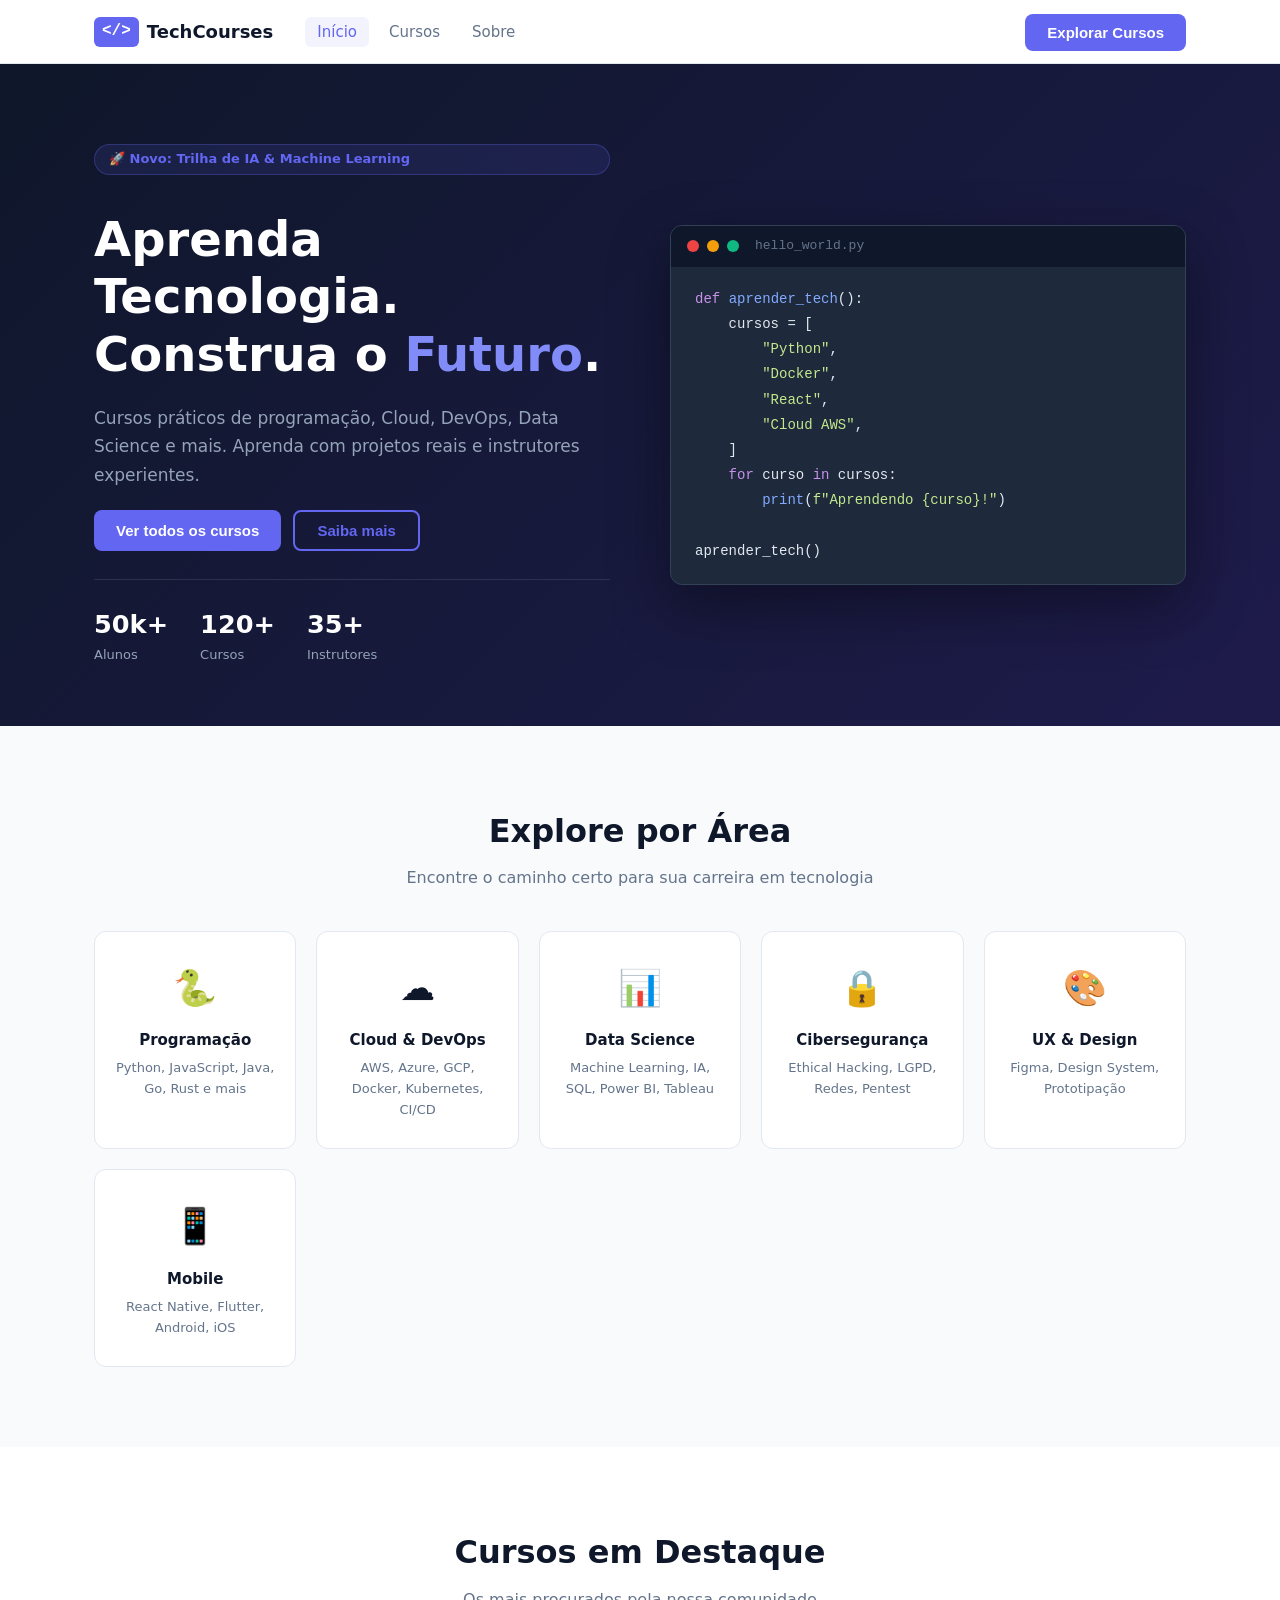
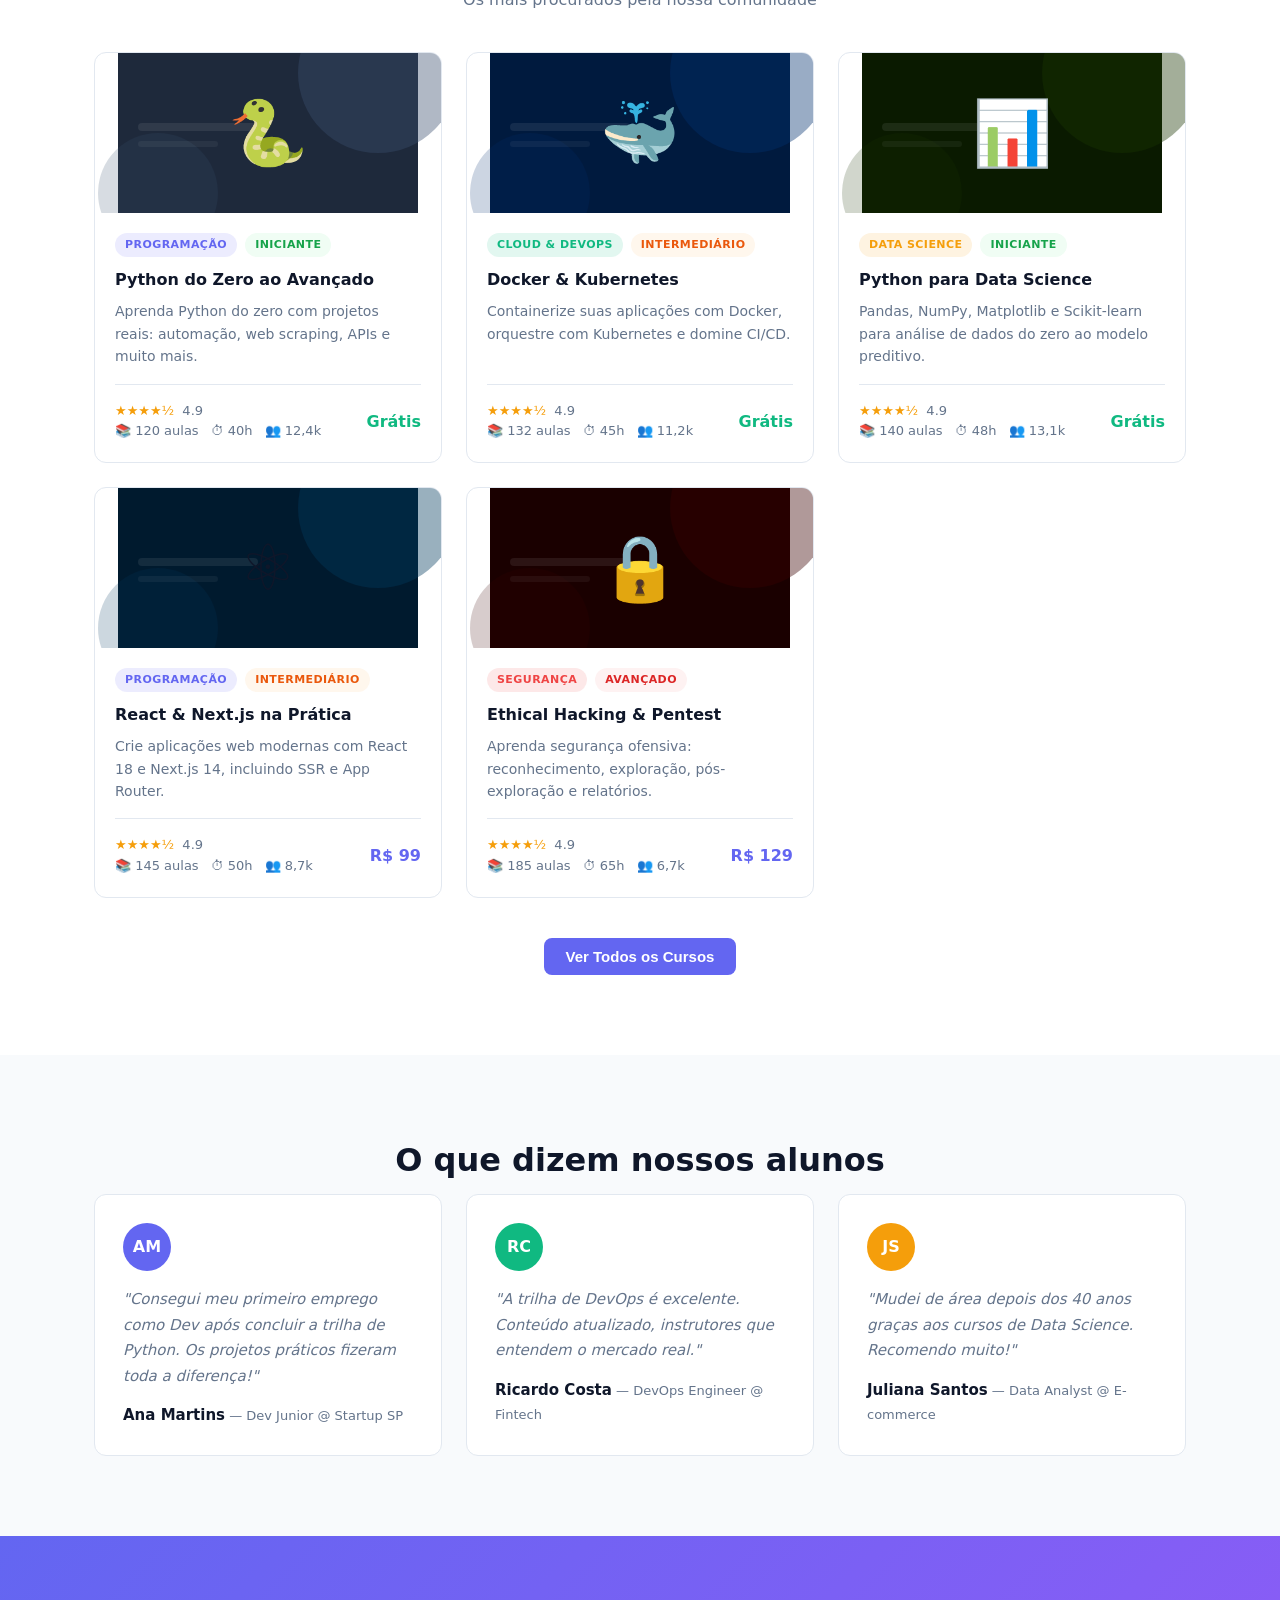
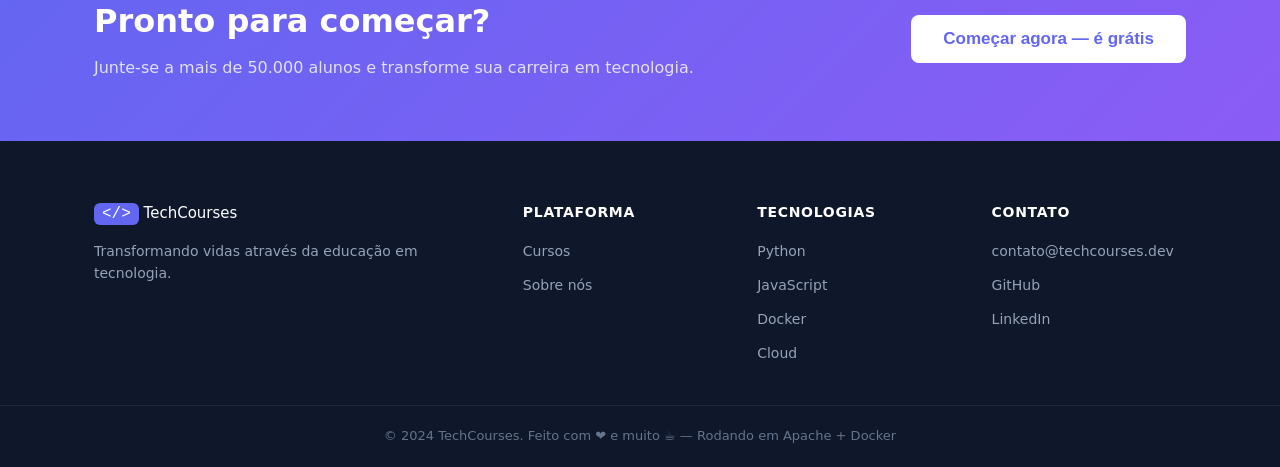
<file: html/index.html>
<!DOCTYPE html>
<html lang="pt-BR">
<head>
  <meta charset="UTF-8" />
  <meta name="viewport" content="width=device-width, initial-scale=1.0" />
  <title>TechCourses — Cursos de Tecnologia</title>
  <link rel="stylesheet" href="css/style.css" />
  <link rel="icon" href="data:image/svg+xml,<svg xmlns='http://www.w3.org/2000/svg' viewBox='0 0 100 100'><text y='.9em' font-size='90'>💻</text></svg>" />
</head>
<body>

  <!-- NAVBAR -->
  <header class="navbar">
    <div class="container nav-inner">
      <a href="index.html" class="logo">
        <span class="logo-icon">&#60;/&#62;</span>
        <span class="logo-text">TechCourses</span>
      </a>
      <nav>
        <ul class="nav-links">
          <li><a href="index.html" class="active">Início</a></li>
          <li><a href="cursos.html">Cursos</a></li>
          <li><a href="sobre.html">Sobre</a></li>
        </ul>
      </nav>
      <button class="btn-primary nav-cta" onclick="window.location='cursos.html'">Explorar Cursos</button>
      <button class="menu-toggle" id="menuToggle" aria-label="Abrir menu">&#9776;</button>
    </div>
  </header>

  <!-- HERO -->
  <section class="hero">
    <div class="container hero-content">
      <div class="hero-text">
        <span class="badge">🚀 Novo: Trilha de IA & Machine Learning</span>
        <h1>Aprenda Tecnologia.<br/>Construa o <span class="highlight">Futuro</span>.</h1>
        <p class="hero-sub">Cursos práticos de programação, Cloud, DevOps, Data Science e mais. Aprenda com projetos reais e instrutores experientes.</p>
        <div class="hero-actions">
          <button class="btn-primary" onclick="window.location='cursos.html'">Ver todos os cursos</button>
          <button class="btn-outline" onclick="document.getElementById('destaque').scrollIntoView({behavior:'smooth'})">Saiba mais</button>
        </div>
        <div class="hero-stats">
          <div class="stat"><strong id="countStudents">0</strong><span>Alunos</span></div>
          <div class="stat"><strong id="countCourses">0</strong><span>Cursos</span></div>
          <div class="stat"><strong id="countInst">0</strong><span>Instrutores</span></div>
        </div>
      </div>
      <div class="hero-visual">
        <div class="code-window">
          <div class="code-header">
            <span class="dot red"></span><span class="dot yellow"></span><span class="dot green"></span>
            <span class="code-title">hello_world.py</span>
          </div>
          <pre class="code-body"><span class="kw">def</span> <span class="fn">aprender_tech</span>():
    cursos = [
        <span class="str">"Python"</span>,
        <span class="str">"Docker"</span>,
        <span class="str">"React"</span>,
        <span class="str">"Cloud AWS"</span>,
    ]
    <span class="kw">for</span> curso <span class="kw">in</span> cursos:
        <span class="fn">print</span>(<span class="str">f"Aprendendo {curso}!"</span>)

aprender_tech()</pre>
        </div>
      </div>
    </div>
  </section>

  <!-- CATEGORIAS -->
  <section class="categories" id="destaque">
    <div class="container">
      <h2 class="section-title">Explore por Área</h2>
      <p class="section-sub">Encontre o caminho certo para sua carreira em tecnologia</p>
      <div class="cat-grid">
        <div class="cat-card" onclick="window.location='cursos.html'">
          <div class="cat-icon">🐍</div>
          <h3>Programação</h3>
          <p>Python, JavaScript, Java, Go, Rust e mais</p>
        </div>
        <div class="cat-card" onclick="window.location='cursos.html'">
          <div class="cat-icon">☁️</div>
          <h3>Cloud & DevOps</h3>
          <p>AWS, Azure, GCP, Docker, Kubernetes, CI/CD</p>
        </div>
        <div class="cat-card" onclick="window.location='cursos.html'">
          <div class="cat-icon">📊</div>
          <h3>Data Science</h3>
          <p>Machine Learning, IA, SQL, Power BI, Tableau</p>
        </div>
        <div class="cat-card" onclick="window.location='cursos.html'">
          <div class="cat-icon">🔒</div>
          <h3>Cibersegurança</h3>
          <p>Ethical Hacking, LGPD, Redes, Pentest</p>
        </div>
        <div class="cat-card" onclick="window.location='cursos.html'">
          <div class="cat-icon">🎨</div>
          <h3>UX & Design</h3>
          <p>Figma, Design System, Prototipação</p>
        </div>
        <div class="cat-card" onclick="window.location='cursos.html'">
          <div class="cat-icon">📱</div>
          <h3>Mobile</h3>
          <p>React Native, Flutter, Android, iOS</p>
        </div>
      </div>
    </div>
  </section>

  <!-- CURSOS EM DESTAQUE -->
  <section class="featured-courses">
    <div class="container">
      <h2 class="section-title">Cursos em Destaque</h2>
      <p class="section-sub">Os mais procurados pela nossa comunidade</p>
      <div class="courses-grid" id="featuredGrid"></div>
      <div class="center-btn">
        <button class="btn-primary" onclick="window.location='cursos.html'">Ver Todos os Cursos</button>
      </div>
    </div>
  </section>

  <!-- DEPOIMENTOS -->
  <section class="testimonials">
    <div class="container">
      <h2 class="section-title">O que dizem nossos alunos</h2>
      <div class="testimonials-grid">
        <div class="testimonial-card">
          <div class="avatar" style="background:#6366f1">AM</div>
          <p>"Consegui meu primeiro emprego como Dev após concluir a trilha de Python. Os projetos práticos fizeram toda a diferença!"</p>
          <strong>Ana Martins</strong><span> — Dev Junior @ Startup SP</span>
        </div>
        <div class="testimonial-card">
          <div class="avatar" style="background:#10b981">RC</div>
          <p>"A trilha de DevOps é excelente. Conteúdo atualizado, instrutores que entendem o mercado real."</p>
          <strong>Ricardo Costa</strong><span> — DevOps Engineer @ Fintech</span>
        </div>
        <div class="testimonial-card">
          <div class="avatar" style="background:#f59e0b">JS</div>
          <p>"Mudei de área depois dos 40 anos graças aos cursos de Data Science. Recomendo muito!"</p>
          <strong>Juliana Santos</strong><span> — Data Analyst @ E-commerce</span>
        </div>
      </div>
    </div>
  </section>

  <!-- CTA BANNER -->
  <section class="cta-banner">
    <div class="container cta-inner">
      <div>
        <h2>Pronto para começar?</h2>
        <p>Junte-se a mais de 50.000 alunos e transforme sua carreira em tecnologia.</p>
      </div>
      <button class="btn-primary btn-large" onclick="window.location='cursos.html'">Começar agora — é grátis</button>
    </div>
  </section>

  <!-- FOOTER -->
  <footer class="footer">
    <div class="container footer-inner">
      <div class="footer-brand">
        <span class="logo-icon">&#60;/&#62;</span>
        <span class="logo-text">TechCourses</span>
        <p>Transformando vidas através da educação em tecnologia.</p>
      </div>
      <div class="footer-links">
        <h4>Plataforma</h4>
        <ul>
          <li><a href="cursos.html">Cursos</a></li>
          <li><a href="sobre.html">Sobre nós</a></li>
        </ul>
      </div>
      <div class="footer-links">
        <h4>Tecnologias</h4>
        <ul>
          <li><a href="#">Python</a></li>
          <li><a href="#">JavaScript</a></li>
          <li><a href="#">Docker</a></li>
          <li><a href="#">Cloud</a></li>
        </ul>
      </div>
      <div class="footer-links">
        <h4>Contato</h4>
        <ul>
          <li><a href="#">contato@techcourses.dev</a></li>
          <li><a href="#">GitHub</a></li>
          <li><a href="#">LinkedIn</a></li>
        </ul>
      </div>
    </div>
    <div class="footer-bottom">
      <p>© 2024 TechCourses. Feito com ❤️ e muito ☕ — Rodando em Apache + Docker</p>
    </div>
  </footer>

  <script src="js/main.js"></script>
</body>
</html>
</file>
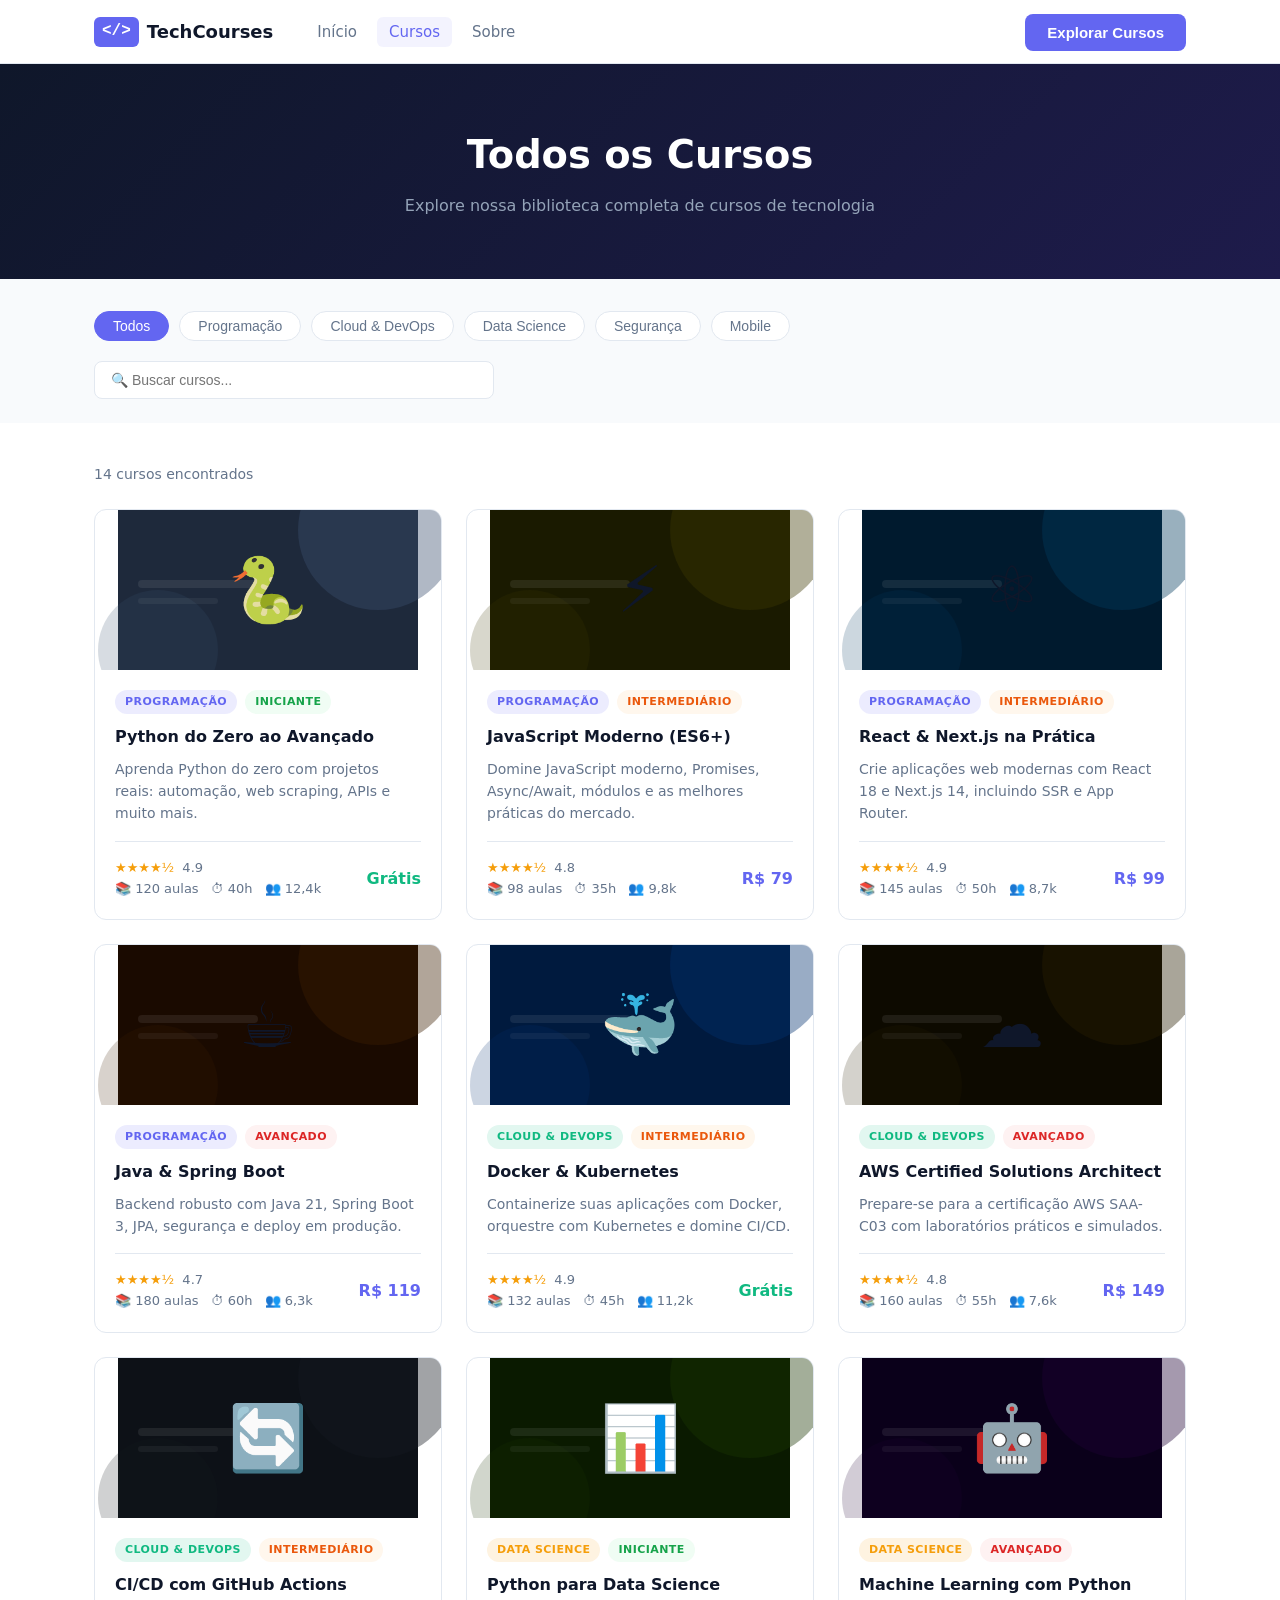
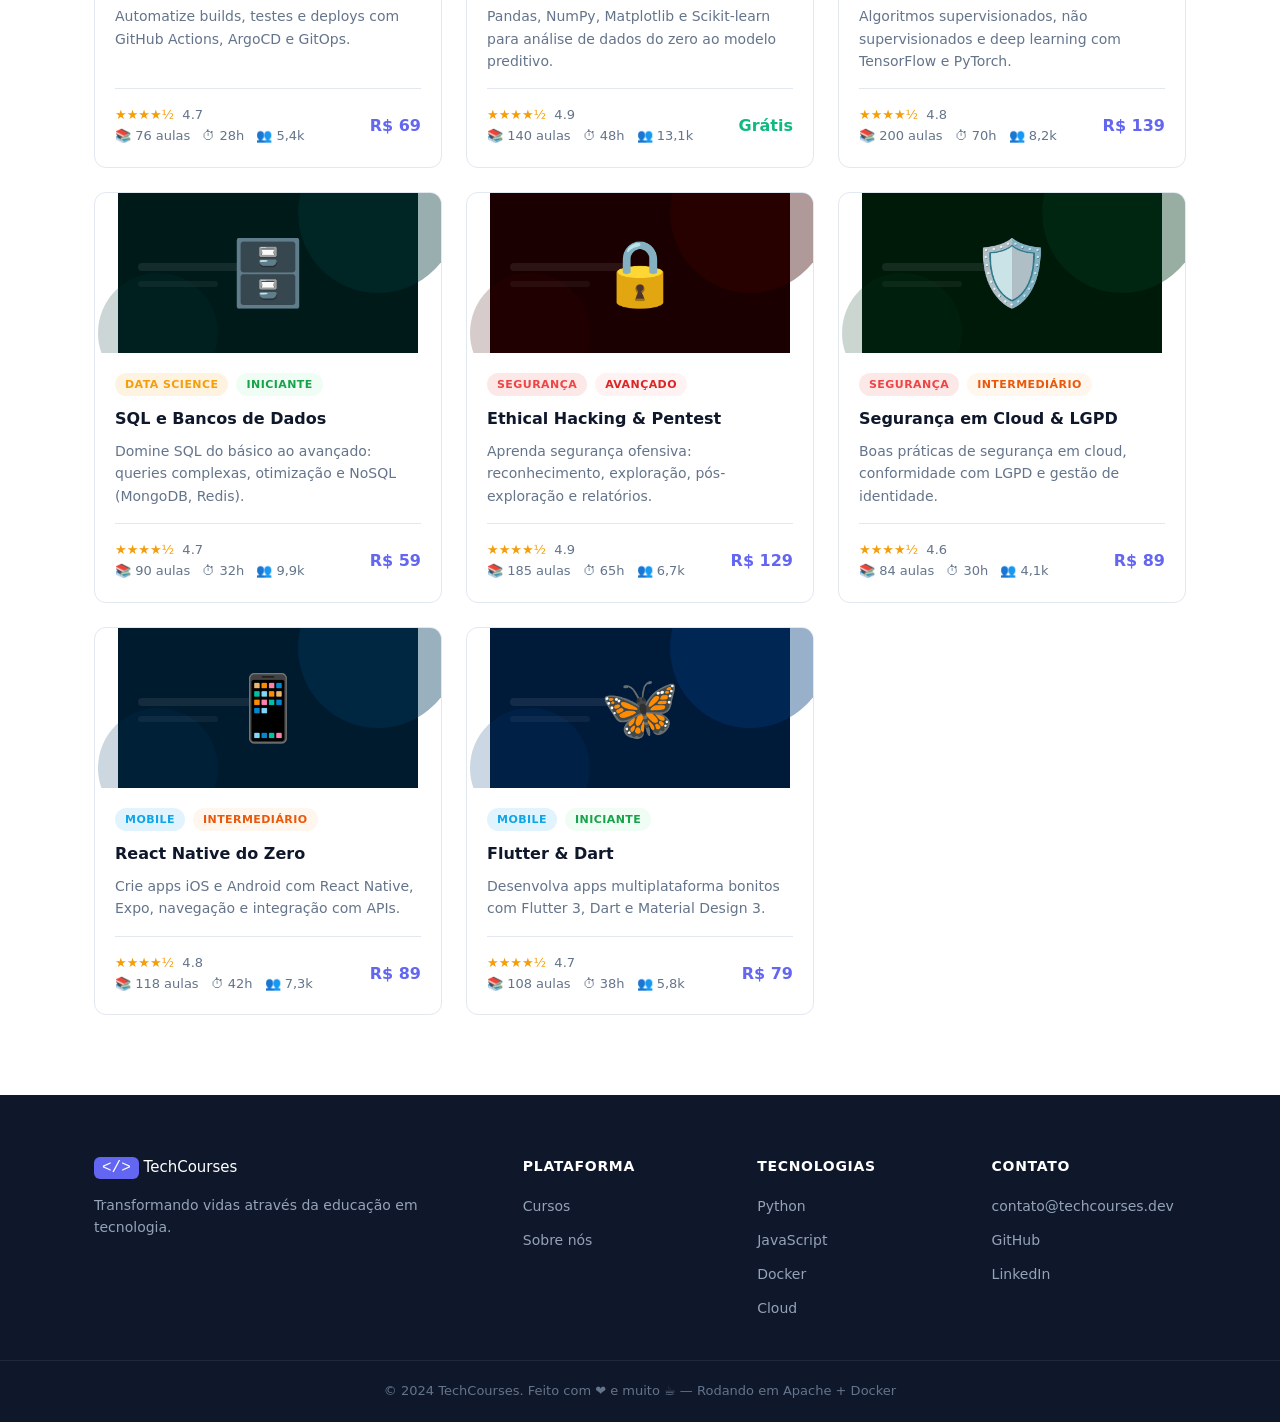
<file: html/cursos.html>
<!DOCTYPE html>
<html lang="pt-BR">
<head>
  <meta charset="UTF-8" />
  <meta name="viewport" content="width=device-width, initial-scale=1.0" />
  <title>Cursos — TechCourses</title>
  <link rel="stylesheet" href="css/style.css" />
  <link rel="icon" href="data:image/svg+xml,<svg xmlns='http://www.w3.org/2000/svg' viewBox='0 0 100 100'><text y='.9em' font-size='90'>💻</text></svg>" />
</head>
<body>

  <!-- NAVBAR -->
  <header class="navbar">
    <div class="container nav-inner">
      <a href="index.html" class="logo">
        <span class="logo-icon">&#60;/&#62;</span>
        <span class="logo-text">TechCourses</span>
      </a>
      <nav>
        <ul class="nav-links">
          <li><a href="index.html">Início</a></li>
          <li><a href="cursos.html" class="active">Cursos</a></li>
          <li><a href="sobre.html">Sobre</a></li>
        </ul>
      </nav>
      <button class="btn-primary nav-cta" onclick="window.location='cursos.html'">Explorar Cursos</button>
      <button class="menu-toggle" id="menuToggle" aria-label="Abrir menu">&#9776;</button>
    </div>
  </header>

  <!-- PAGE HEADER -->
  <section class="page-header">
    <div class="container">
      <h1>Todos os Cursos</h1>
      <p>Explore nossa biblioteca completa de cursos de tecnologia</p>
    </div>
  </section>

  <!-- FILTROS -->
  <section class="filters-section">
    <div class="container">
      <div class="filters-bar">
        <button class="filter-btn active" data-filter="all">Todos</button>
        <button class="filter-btn" data-filter="programacao">Programação</button>
        <button class="filter-btn" data-filter="cloud">Cloud & DevOps</button>
        <button class="filter-btn" data-filter="data">Data Science</button>
        <button class="filter-btn" data-filter="seguranca">Segurança</button>
        <button class="filter-btn" data-filter="mobile">Mobile</button>
      </div>
      <div class="search-bar">
        <input type="text" id="searchInput" placeholder="&#128269; Buscar cursos..." />
      </div>
    </div>
  </section>

  <!-- GRID DE CURSOS -->
  <section class="all-courses">
    <div class="container">
      <p class="results-count" id="resultsCount"></p>
      <div class="courses-grid" id="allCoursesGrid"></div>
    </div>
  </section>

  <!-- FOOTER -->
  <footer class="footer">
    <div class="container footer-inner">
      <div class="footer-brand">
        <span class="logo-icon">&#60;/&#62;</span>
        <span class="logo-text">TechCourses</span>
        <p>Transformando vidas através da educação em tecnologia.</p>
      </div>
      <div class="footer-links">
        <h4>Plataforma</h4>
        <ul>
          <li><a href="cursos.html">Cursos</a></li>
          <li><a href="sobre.html">Sobre nós</a></li>
        </ul>
      </div>
      <div class="footer-links">
        <h4>Tecnologias</h4>
        <ul>
          <li><a href="#">Python</a></li>
          <li><a href="#">JavaScript</a></li>
          <li><a href="#">Docker</a></li>
          <li><a href="#">Cloud</a></li>
        </ul>
      </div>
      <div class="footer-links">
        <h4>Contato</h4>
        <ul>
          <li><a href="#">contato@techcourses.dev</a></li>
          <li><a href="#">GitHub</a></li>
          <li><a href="#">LinkedIn</a></li>
        </ul>
      </div>
    </div>
    <div class="footer-bottom">
      <p>© 2024 TechCourses. Feito com ❤️ e muito ☕ — Rodando em Apache + Docker</p>
    </div>
  </footer>

  <script src="js/main.js"></script>
</body>
</html>
</file>
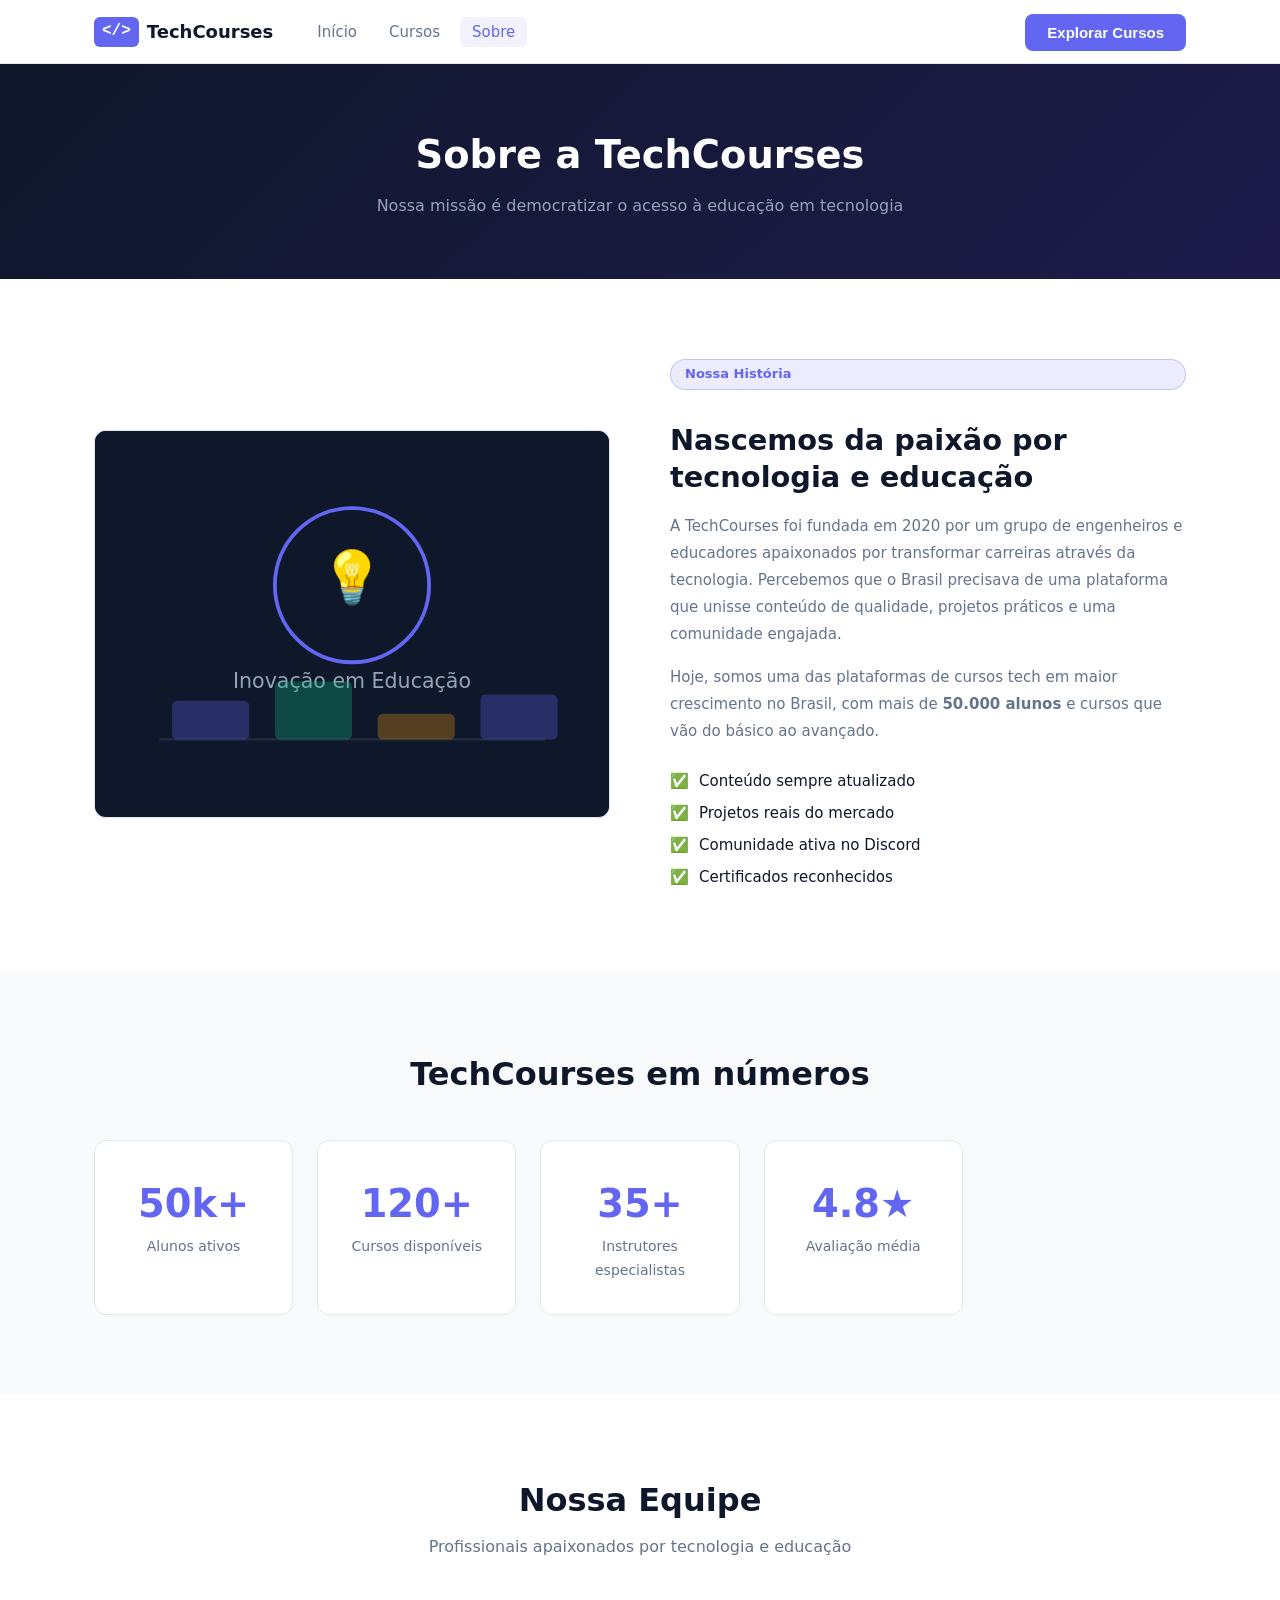
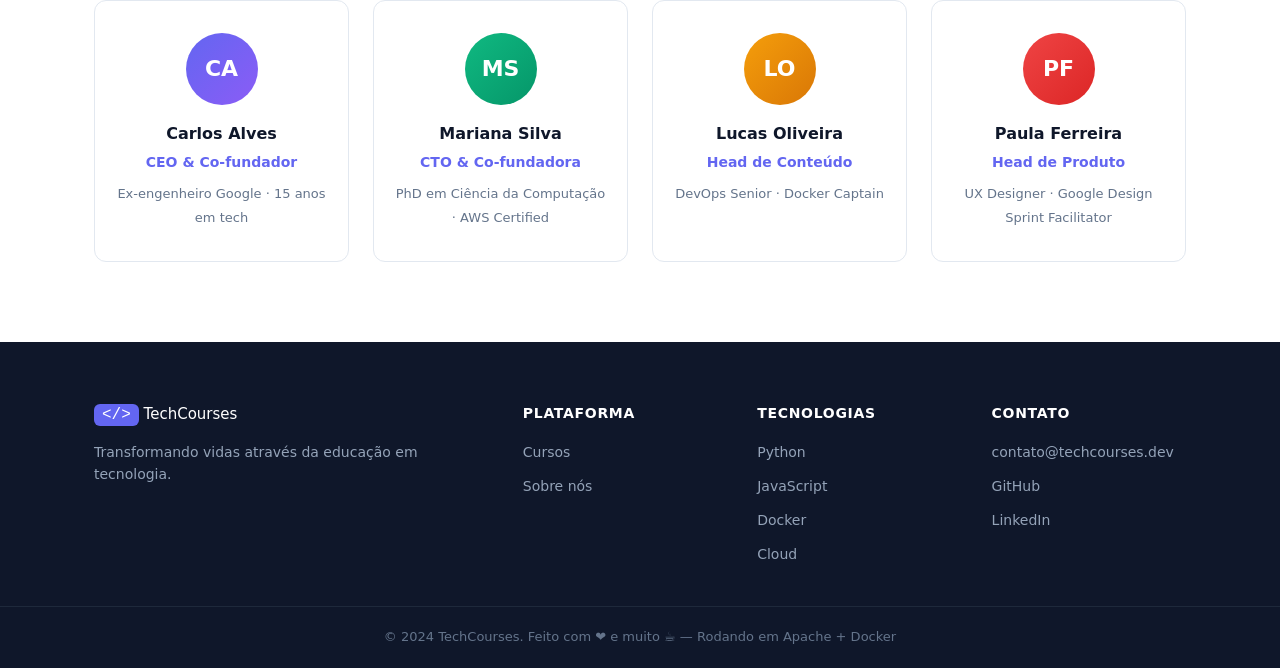
<file: html/sobre.html>
<!DOCTYPE html>
<html lang="pt-BR">
<head>
  <meta charset="UTF-8" />
  <meta name="viewport" content="width=device-width, initial-scale=1.0" />
  <title>Sobre — TechCourses</title>
  <link rel="stylesheet" href="css/style.css" />
  <link rel="icon" href="data:image/svg+xml,<svg xmlns='http://www.w3.org/2000/svg' viewBox='0 0 100 100'><text y='.9em' font-size='90'>💻</text></svg>" />
</head>
<body>

  <!-- NAVBAR -->
  <header class="navbar">
    <div class="container nav-inner">
      <a href="index.html" class="logo">
        <span class="logo-icon">&#60;/&#62;</span>
        <span class="logo-text">TechCourses</span>
      </a>
      <nav>
        <ul class="nav-links">
          <li><a href="index.html">Início</a></li>
          <li><a href="cursos.html">Cursos</a></li>
          <li><a href="sobre.html" class="active">Sobre</a></li>
        </ul>
      </nav>
      <button class="btn-primary nav-cta" onclick="window.location='cursos.html'">Explorar Cursos</button>
      <button class="menu-toggle" id="menuToggle" aria-label="Abrir menu">&#9776;</button>
    </div>
  </header>

  <!-- PAGE HEADER -->
  <section class="page-header">
    <div class="container">
      <h1>Sobre a TechCourses</h1>
      <p>Nossa missão é democratizar o acesso à educação em tecnologia</p>
    </div>
  </section>

  <!-- MISSÃO -->
  <section class="about-mission">
    <div class="container about-grid">
      <div class="about-visual">
        <div class="about-img-placeholder">
          <svg viewBox="0 0 400 300" xmlns="http://www.w3.org/2000/svg">
            <rect width="400" height="300" fill="#0f172a"/>
            <circle cx="200" cy="120" r="60" fill="none" stroke="#6366f1" stroke-width="3"/>
            <text x="200" y="128" text-anchor="middle" fill="#6366f1" font-size="40">💡</text>
            <text x="200" y="200" text-anchor="middle" fill="#94a3b8" font-size="16">Inovação em Educação</text>
            <line x1="50" y1="240" x2="350" y2="240" stroke="#1e293b" stroke-width="2"/>
            <rect x="60" y="210" width="60" height="30" rx="4" fill="#6366f1" opacity="0.3"/>
            <rect x="140" y="195" width="60" height="45" rx="4" fill="#10b981" opacity="0.3"/>
            <rect x="220" y="220" width="60" height="20" rx="4" fill="#f59e0b" opacity="0.3"/>
            <rect x="300" y="205" width="60" height="35" rx="4" fill="#6366f1" opacity="0.3"/>
          </svg>
        </div>
      </div>
      <div class="about-text">
        <span class="badge">Nossa História</span>
        <h2>Nascemos da paixão por tecnologia e educação</h2>
        <p>A TechCourses foi fundada em 2020 por um grupo de engenheiros e educadores apaixonados por transformar carreiras através da tecnologia. Percebemos que o Brasil precisava de uma plataforma que unisse conteúdo de qualidade, projetos práticos e uma comunidade engajada.</p>
        <p>Hoje, somos uma das plataformas de cursos tech em maior crescimento no Brasil, com mais de <strong>50.000 alunos</strong> e cursos que vão do básico ao avançado.</p>
        <div class="about-values">
          <div class="value-item"><span>✅</span> Conteúdo sempre atualizado</div>
          <div class="value-item"><span>✅</span> Projetos reais do mercado</div>
          <div class="value-item"><span>✅</span> Comunidade ativa no Discord</div>
          <div class="value-item"><span>✅</span> Certificados reconhecidos</div>
        </div>
      </div>
    </div>
  </section>

  <!-- NÚMEROS -->
  <section class="about-numbers">
    <div class="container">
      <h2 class="section-title">TechCourses em números</h2>
      <div class="numbers-grid">
        <div class="number-card">
          <strong>50k+</strong>
          <span>Alunos ativos</span>
        </div>
        <div class="number-card">
          <strong>120+</strong>
          <span>Cursos disponíveis</span>
        </div>
        <div class="number-card">
          <strong>35+</strong>
          <span>Instrutores especialistas</span>
        </div>
        <div class="number-card">
          <strong>4.8★</strong>
          <span>Avaliação média</span>
        </div>
      </div>
    </div>
  </section>

  <!-- EQUIPE -->
  <section class="team-section">
    <div class="container">
      <h2 class="section-title">Nossa Equipe</h2>
      <p class="section-sub">Profissionais apaixonados por tecnologia e educação</p>
      <div class="team-grid">
        <div class="team-card">
          <div class="team-avatar" style="background: linear-gradient(135deg,#6366f1,#8b5cf6)">CA</div>
          <h3>Carlos Alves</h3>
          <p>CEO & Co-fundador</p>
          <span>Ex-engenheiro Google · 15 anos em tech</span>
        </div>
        <div class="team-card">
          <div class="team-avatar" style="background: linear-gradient(135deg,#10b981,#059669)">MS</div>
          <h3>Mariana Silva</h3>
          <p>CTO & Co-fundadora</p>
          <span>PhD em Ciência da Computação · AWS Certified</span>
        </div>
        <div class="team-card">
          <div class="team-avatar" style="background: linear-gradient(135deg,#f59e0b,#d97706)">LO</div>
          <h3>Lucas Oliveira</h3>
          <p>Head de Conteúdo</p>
          <span>DevOps Senior · Docker Captain</span>
        </div>
        <div class="team-card">
          <div class="team-avatar" style="background: linear-gradient(135deg,#ef4444,#dc2626)">PF</div>
          <h3>Paula Ferreira</h3>
          <p>Head de Produto</p>
          <span>UX Designer · Google Design Sprint Facilitator</span>
        </div>
      </div>
    </div>
  </section>

  <!-- FOOTER -->
  <footer class="footer">
    <div class="container footer-inner">
      <div class="footer-brand">
        <span class="logo-icon">&#60;/&#62;</span>
        <span class="logo-text">TechCourses</span>
        <p>Transformando vidas através da educação em tecnologia.</p>
      </div>
      <div class="footer-links">
        <h4>Plataforma</h4>
        <ul>
          <li><a href="cursos.html">Cursos</a></li>
          <li><a href="sobre.html">Sobre nós</a></li>
        </ul>
      </div>
      <div class="footer-links">
        <h4>Tecnologias</h4>
        <ul>
          <li><a href="#">Python</a></li>
          <li><a href="#">JavaScript</a></li>
          <li><a href="#">Docker</a></li>
          <li><a href="#">Cloud</a></li>
        </ul>
      </div>
      <div class="footer-links">
        <h4>Contato</h4>
        <ul>
          <li><a href="#">contato@techcourses.dev</a></li>
          <li><a href="#">GitHub</a></li>
          <li><a href="#">LinkedIn</a></li>
        </ul>
      </div>
    </div>
    <div class="footer-bottom">
      <p>© 2024 TechCourses. Feito com ❤️ e muito ☕ — Rodando em Apache + Docker</p>
    </div>
  </footer>

  <script src="js/main.js"></script>
</body>
</html>
</file>
<file: html/css/style.css>
/* ============================================================
   TechCourses — Main Stylesheet
   ============================================================ */

/* --- Reset & Base ----------------------------------------- */
*, *::before, *::after { box-sizing: border-box; margin: 0; padding: 0; }

:root {
  --bg: #ffffff;
  --surface: #f8fafc;
  --border: #e2e8f0;
  --text: #0f172a;
  --muted: #64748b;
  --accent: #6366f1;
  --accent-dark: #4f46e5;
  --accent2: #10b981;
  --warn: #f59e0b;
  --danger: #ef4444;
  --navy: #0f172a;
  --radius: 12px;
  --shadow: 0 4px 24px rgba(0,0,0,.08);
  --transition: .2s ease;
}

html { scroll-behavior: smooth; }

body {
  font-family: -apple-system, "Segoe UI", system-ui, sans-serif;
  background: var(--bg);
  color: var(--text);
  line-height: 1.6;
  font-size: 15px;
}

a { color: inherit; text-decoration: none; }

ul { list-style: none; }

img { max-width: 100%; display: block; }

.container {
  max-width: 1140px;
  margin: 0 auto;
  padding: 0 24px;
}

/* --- Buttons ---------------------------------------------- */
.btn-primary {
  background: var(--accent);
  color: #fff;
  border: none;
  padding: 10px 22px;
  border-radius: 8px;
  font-size: 15px;
  font-weight: 600;
  cursor: pointer;
  transition: background var(--transition), transform var(--transition);
}
.btn-primary:hover { background: var(--accent-dark); transform: translateY(-1px); }

.btn-outline {
  background: transparent;
  color: var(--accent);
  border: 2px solid var(--accent);
  padding: 10px 22px;
  border-radius: 8px;
  font-size: 15px;
  font-weight: 600;
  cursor: pointer;
  transition: all var(--transition);
}
.btn-outline:hover { background: var(--accent); color: #fff; }

.btn-large { padding: 14px 32px; font-size: 17px; }

/* --- Badge ------------------------------------------------ */
.badge {
  display: inline-block;
  background: rgba(99,102,241,.12);
  color: var(--accent);
  border: 1px solid rgba(99,102,241,.3);
  border-radius: 20px;
  padding: 4px 14px;
  font-size: 13px;
  font-weight: 600;
  margin-bottom: 16px;
}

/* --- Section Titles --------------------------------------- */
.section-title {
  font-size: 2rem;
  font-weight: 700;
  text-align: center;
  margin-bottom: 8px;
}
.section-sub {
  text-align: center;
  color: var(--muted);
  margin-bottom: 40px;
  font-size: 16px;
}
.center-btn { text-align: center; margin-top: 40px; }

/* ============================================================
   NAVBAR
   ============================================================ */
.navbar {
  position: sticky;
  top: 0;
  z-index: 100;
  background: rgba(255,255,255,.92);
  backdrop-filter: blur(12px);
  border-bottom: 1px solid var(--border);
  height: 64px;
}

.nav-inner {
  display: flex;
  align-items: center;
  height: 64px;
  gap: 32px;
}

.logo {
  display: flex;
  align-items: center;
  gap: 8px;
  font-weight: 700;
  font-size: 18px;
  white-space: nowrap;
}
.logo-icon {
  background: var(--accent);
  color: #fff;
  padding: 2px 8px;
  border-radius: 6px;
  font-family: monospace;
  font-size: 16px;
}
.logo-text { color: var(--text); }

.nav-links {
  display: flex;
  gap: 8px;
}
.nav-links a {
  padding: 6px 12px;
  border-radius: 6px;
  color: var(--muted);
  font-weight: 500;
  transition: all var(--transition);
}
.nav-links a:hover, .nav-links a.active {
  color: var(--accent);
  background: rgba(99,102,241,.08);
}

.nav-cta { margin-left: auto; }

.menu-toggle {
  display: none;
  background: none;
  border: none;
  font-size: 22px;
  cursor: pointer;
  color: var(--text);
  margin-left: auto;
}

/* ============================================================
   HERO
   ============================================================ */
.hero {
  background: linear-gradient(135deg, var(--navy) 0%, #1e1b4b 100%);
  color: #fff;
  padding: 80px 0 60px;
  overflow: hidden;
}

.hero-content {
  display: grid;
  grid-template-columns: 1fr 1fr;
  gap: 60px;
  align-items: center;
}

.hero-text { display: flex; flex-direction: column; gap: 20px; }

.hero-text h1 {
  font-size: clamp(2rem, 4vw, 3rem);
  font-weight: 800;
  line-height: 1.2;
}
.highlight { color: #818cf8; }

.hero-sub { color: #94a3b8; font-size: 17px; line-height: 1.7; }

.hero-actions { display: flex; gap: 12px; flex-wrap: wrap; }

.hero-stats {
  display: flex;
  gap: 32px;
  border-top: 1px solid rgba(255,255,255,.1);
  padding-top: 24px;
  margin-top: 8px;
}
.stat { display: flex; flex-direction: column; }
.stat strong { font-size: 1.6rem; font-weight: 700; color: #fff; }
.stat span { font-size: 13px; color: #94a3b8; }

/* Code Window */
.code-window {
  background: #1e293b;
  border-radius: var(--radius);
  overflow: hidden;
  border: 1px solid #334155;
  box-shadow: 0 20px 60px rgba(0,0,0,.4);
}
.code-header {
  background: #0f172a;
  padding: 10px 16px;
  display: flex;
  align-items: center;
  gap: 8px;
}
.dot { width: 12px; height: 12px; border-radius: 50%; display: inline-block; }
.dot.red { background: #ef4444; }
.dot.yellow { background: #f59e0b; }
.dot.green { background: #10b981; }
.code-title { margin-left: 8px; color: #64748b; font-size: 13px; font-family: monospace; }

.code-body {
  padding: 20px 24px;
  font-family: 'Courier New', monospace;
  font-size: 14px;
  line-height: 1.8;
  color: #e2e8f0;
  white-space: pre;
  overflow-x: auto;
}
.kw { color: #c792ea; }
.fn { color: #82aaff; }
.str { color: #c3e88d; }

/* ============================================================
   CATEGORIES
   ============================================================ */
.categories { padding: 80px 0; background: var(--surface); }

.cat-grid {
  display: grid;
  grid-template-columns: repeat(auto-fill, minmax(200px, 1fr));
  gap: 20px;
}

.cat-card {
  background: var(--bg);
  border: 1px solid var(--border);
  border-radius: var(--radius);
  padding: 28px 20px;
  text-align: center;
  cursor: pointer;
  transition: all var(--transition);
}
.cat-card:hover {
  border-color: var(--accent);
  transform: translateY(-4px);
  box-shadow: var(--shadow);
}
.cat-icon { font-size: 2.2rem; margin-bottom: 12px; }
.cat-card h3 { font-size: 15px; font-weight: 700; margin-bottom: 6px; }
.cat-card p { font-size: 13px; color: var(--muted); }

/* ============================================================
   COURSE CARDS
   ============================================================ */
.featured-courses { padding: 80px 0; }
.all-courses { padding: 40px 0 80px; }

.courses-grid {
  display: grid;
  grid-template-columns: repeat(auto-fill, minmax(300px, 1fr));
  gap: 24px;
}

.course-card {
  background: var(--bg);
  border: 1px solid var(--border);
  border-radius: var(--radius);
  overflow: hidden;
  transition: all var(--transition);
  display: flex;
  flex-direction: column;
}
.course-card:hover {
  transform: translateY(-4px);
  box-shadow: var(--shadow);
  border-color: var(--accent);
}

.course-thumb {
  width: 100%;
  height: 160px;
  display: flex;
  align-items: center;
  justify-content: center;
  font-size: 4rem;
  position: relative;
  overflow: hidden;
}
.course-thumb svg { width: 100%; height: 100%; position: absolute; top: 0; left: 0; }
.course-thumb .thumb-emoji { position: relative; z-index: 1; }

.course-body { padding: 20px; flex: 1; display: flex; flex-direction: column; }

.course-meta {
  display: flex;
  gap: 8px;
  margin-bottom: 10px;
  flex-wrap: wrap;
}

.tag {
  font-size: 11px;
  font-weight: 600;
  padding: 3px 10px;
  border-radius: 20px;
  text-transform: uppercase;
  letter-spacing: .04em;
}
.tag-programacao { background: rgba(99,102,241,.12); color: var(--accent); }
.tag-cloud       { background: rgba(16,185,129,.12); color: var(--accent2); }
.tag-data        { background: rgba(245,158,11,.12); color: var(--warn); }
.tag-seguranca   { background: rgba(239,68,68,.12); color: var(--danger); }
.tag-mobile      { background: rgba(14,165,233,.12); color: #0ea5e9; }
.tag-iniciante   { background: #f0fdf4; color: #16a34a; }
.tag-intermediario { background: #fff7ed; color: #ea580c; }
.tag-avancado    { background: #fef2f2; color: #dc2626; }

.course-card h3 { font-size: 16px; font-weight: 700; margin-bottom: 8px; }
.course-card p  { font-size: 14px; color: var(--muted); flex: 1; }

.course-footer {
  display: flex;
  align-items: center;
  justify-content: space-between;
  margin-top: 16px;
  padding-top: 16px;
  border-top: 1px solid var(--border);
}

.course-info { font-size: 13px; color: var(--muted); display: flex; gap: 12px; }
.course-price { font-weight: 700; font-size: 16px; color: var(--accent); }
.course-price.free { color: var(--accent2); }

.stars { color: #f59e0b; font-size: 13px; }

/* ============================================================
   TESTIMONIALS
   ============================================================ */
.testimonials { padding: 80px 0; background: var(--surface); }

.testimonials-grid {
  display: grid;
  grid-template-columns: repeat(auto-fill, minmax(280px, 1fr));
  gap: 24px;
}

.testimonial-card {
  background: var(--bg);
  border: 1px solid var(--border);
  border-radius: var(--radius);
  padding: 28px;
}

.avatar {
  width: 48px;
  height: 48px;
  border-radius: 50%;
  display: flex;
  align-items: center;
  justify-content: center;
  color: #fff;
  font-weight: 700;
  font-size: 16px;
  margin-bottom: 16px;
}

.testimonial-card p { color: var(--muted); font-style: italic; margin-bottom: 14px; line-height: 1.7; }
.testimonial-card strong { font-weight: 700; }
.testimonial-card span { color: var(--muted); font-size: 13px; }

/* ============================================================
   CTA BANNER
   ============================================================ */
.cta-banner {
  background: linear-gradient(135deg, var(--accent) 0%, #8b5cf6 100%);
  padding: 60px 0;
  color: #fff;
}
.cta-inner {
  display: flex;
  align-items: center;
  justify-content: space-between;
  gap: 32px;
  flex-wrap: wrap;
}
.cta-inner h2 { font-size: 2rem; font-weight: 800; margin-bottom: 8px; }
.cta-inner p  { color: rgba(255,255,255,.8); font-size: 16px; }
.cta-inner .btn-primary {
  background: #fff;
  color: var(--accent);
  white-space: nowrap;
}
.cta-inner .btn-primary:hover { background: #f1f5f9; }

/* ============================================================
   PAGE HEADER (cursos / sobre)
   ============================================================ */
.page-header {
  background: linear-gradient(135deg, var(--navy) 0%, #1e1b4b 100%);
  color: #fff;
  text-align: center;
  padding: 60px 24px;
}
.page-header h1 { font-size: 2.4rem; font-weight: 800; margin-bottom: 8px; }
.page-header p  { color: #94a3b8; font-size: 16px; }

/* ============================================================
   FILTERS
   ============================================================ */
.filters-section { padding: 32px 0 0; background: var(--surface); }

.filters-bar {
  display: flex;
  gap: 10px;
  flex-wrap: wrap;
  margin-bottom: 20px;
}

.filter-btn {
  background: var(--bg);
  border: 1px solid var(--border);
  border-radius: 20px;
  padding: 6px 18px;
  font-size: 14px;
  font-weight: 500;
  cursor: pointer;
  transition: all var(--transition);
  color: var(--muted);
}
.filter-btn:hover, .filter-btn.active {
  background: var(--accent);
  border-color: var(--accent);
  color: #fff;
}

.search-bar { padding-bottom: 24px; }
.search-bar input {
  width: 100%;
  max-width: 400px;
  padding: 10px 16px;
  border: 1px solid var(--border);
  border-radius: 8px;
  font-size: 14px;
  outline: none;
  transition: border-color var(--transition);
}
.search-bar input:focus { border-color: var(--accent); }

.results-count {
  color: var(--muted);
  font-size: 14px;
  margin-bottom: 24px;
}

/* ============================================================
   ABOUT PAGE
   ============================================================ */
.about-mission { padding: 80px 0; }

.about-grid {
  display: grid;
  grid-template-columns: 1fr 1fr;
  gap: 60px;
  align-items: center;
}

.about-img-placeholder {
  border-radius: var(--radius);
  overflow: hidden;
  border: 1px solid var(--border);
  background: #0f172a;
}
.about-img-placeholder svg { width: 100%; height: auto; display: block; }

.about-text { display: flex; flex-direction: column; gap: 16px; }
.about-text h2 { font-size: 1.8rem; font-weight: 800; line-height: 1.3; }
.about-text p  { color: var(--muted); line-height: 1.8; }

.about-values { display: flex; flex-direction: column; gap: 8px; margin-top: 8px; }
.value-item    { display: flex; align-items: center; gap: 10px; font-weight: 500; }

.about-numbers { padding: 80px 0; background: var(--surface); }

.numbers-grid {
  display: grid;
  grid-template-columns: repeat(auto-fill, minmax(180px, 1fr));
  gap: 24px;
  margin-top: 40px;
}

.number-card {
  background: var(--bg);
  border: 1px solid var(--border);
  border-radius: var(--radius);
  padding: 32px 20px;
  text-align: center;
}
.number-card strong { display: block; font-size: 2.4rem; font-weight: 800; color: var(--accent); }
.number-card span   { color: var(--muted); font-size: 14px; }

.team-section { padding: 80px 0; }

.team-grid {
  display: grid;
  grid-template-columns: repeat(auto-fill, minmax(220px, 1fr));
  gap: 24px;
  margin-top: 8px;
}

.team-card {
  background: var(--bg);
  border: 1px solid var(--border);
  border-radius: var(--radius);
  padding: 32px 20px;
  text-align: center;
  transition: all var(--transition);
}
.team-card:hover { transform: translateY(-4px); box-shadow: var(--shadow); }

.team-avatar {
  width: 72px;
  height: 72px;
  border-radius: 50%;
  display: flex;
  align-items: center;
  justify-content: center;
  color: #fff;
  font-weight: 800;
  font-size: 22px;
  margin: 0 auto 16px;
}
.team-card h3   { font-size: 16px; font-weight: 700; margin-bottom: 4px; }
.team-card p    { color: var(--accent); font-weight: 600; font-size: 14px; margin-bottom: 8px; }
.team-card span { color: var(--muted); font-size: 13px; }

/* ============================================================
   FOOTER
   ============================================================ */
.footer { background: var(--navy); color: #e2e8f0; padding: 60px 0 0; }

.footer-inner {
  display: grid;
  grid-template-columns: 2fr 1fr 1fr 1fr;
  gap: 40px;
  padding-bottom: 40px;
}

.footer-brand .logo-icon { background: var(--accent); }
.footer-brand .logo-text { color: #fff; }
.footer-brand p { margin-top: 12px; color: #94a3b8; font-size: 14px; line-height: 1.6; }

.footer-links h4 { color: #fff; font-size: 14px; font-weight: 700; margin-bottom: 16px; text-transform: uppercase; letter-spacing: .05em; }
.footer-links ul { display: flex; flex-direction: column; gap: 10px; }
.footer-links a  { color: #94a3b8; font-size: 14px; transition: color var(--transition); }
.footer-links a:hover { color: #fff; }

.footer-bottom {
  border-top: 1px solid #1e293b;
  padding: 20px 24px;
  text-align: center;
  color: #64748b;
  font-size: 13px;
}

/* ============================================================
   TOAST NOTIFICATION
   ============================================================ */
.toast {
  position: fixed;
  bottom: 24px;
  right: 24px;
  background: var(--navy);
  color: #fff;
  padding: 14px 22px;
  border-radius: 10px;
  font-size: 14px;
  box-shadow: 0 8px 32px rgba(0,0,0,.2);
  z-index: 9999;
  transform: translateY(80px);
  opacity: 0;
  transition: all .3s ease;
  border-left: 4px solid var(--accent);
}
.toast.show { transform: translateY(0); opacity: 1; }

/* ============================================================
   RESPONSIVE
   ============================================================ */
@media (max-width: 900px) {
  .hero-content    { grid-template-columns: 1fr; }
  .hero-visual     { display: none; }
  .about-grid      { grid-template-columns: 1fr; }
  .footer-inner    { grid-template-columns: 1fr 1fr; }
  .cta-inner       { flex-direction: column; text-align: center; }
  .cta-inner .btn-primary { width: 100%; }
}

@media (max-width: 640px) {
  .nav-links, .nav-cta { display: none; }
  .menu-toggle { display: block; }
  .nav-inner.mobile-open .nav-links {
    display: flex;
    flex-direction: column;
    position: absolute;
    top: 64px; left: 0; right: 0;
    background: var(--bg);
    border-bottom: 1px solid var(--border);
    padding: 16px 24px;
    gap: 4px;
  }
  .hero-stats { flex-wrap: wrap; gap: 16px; }
  .footer-inner { grid-template-columns: 1fr; }
  .courses-grid { grid-template-columns: 1fr; }
  .section-title { font-size: 1.6rem; }
}
</file>
